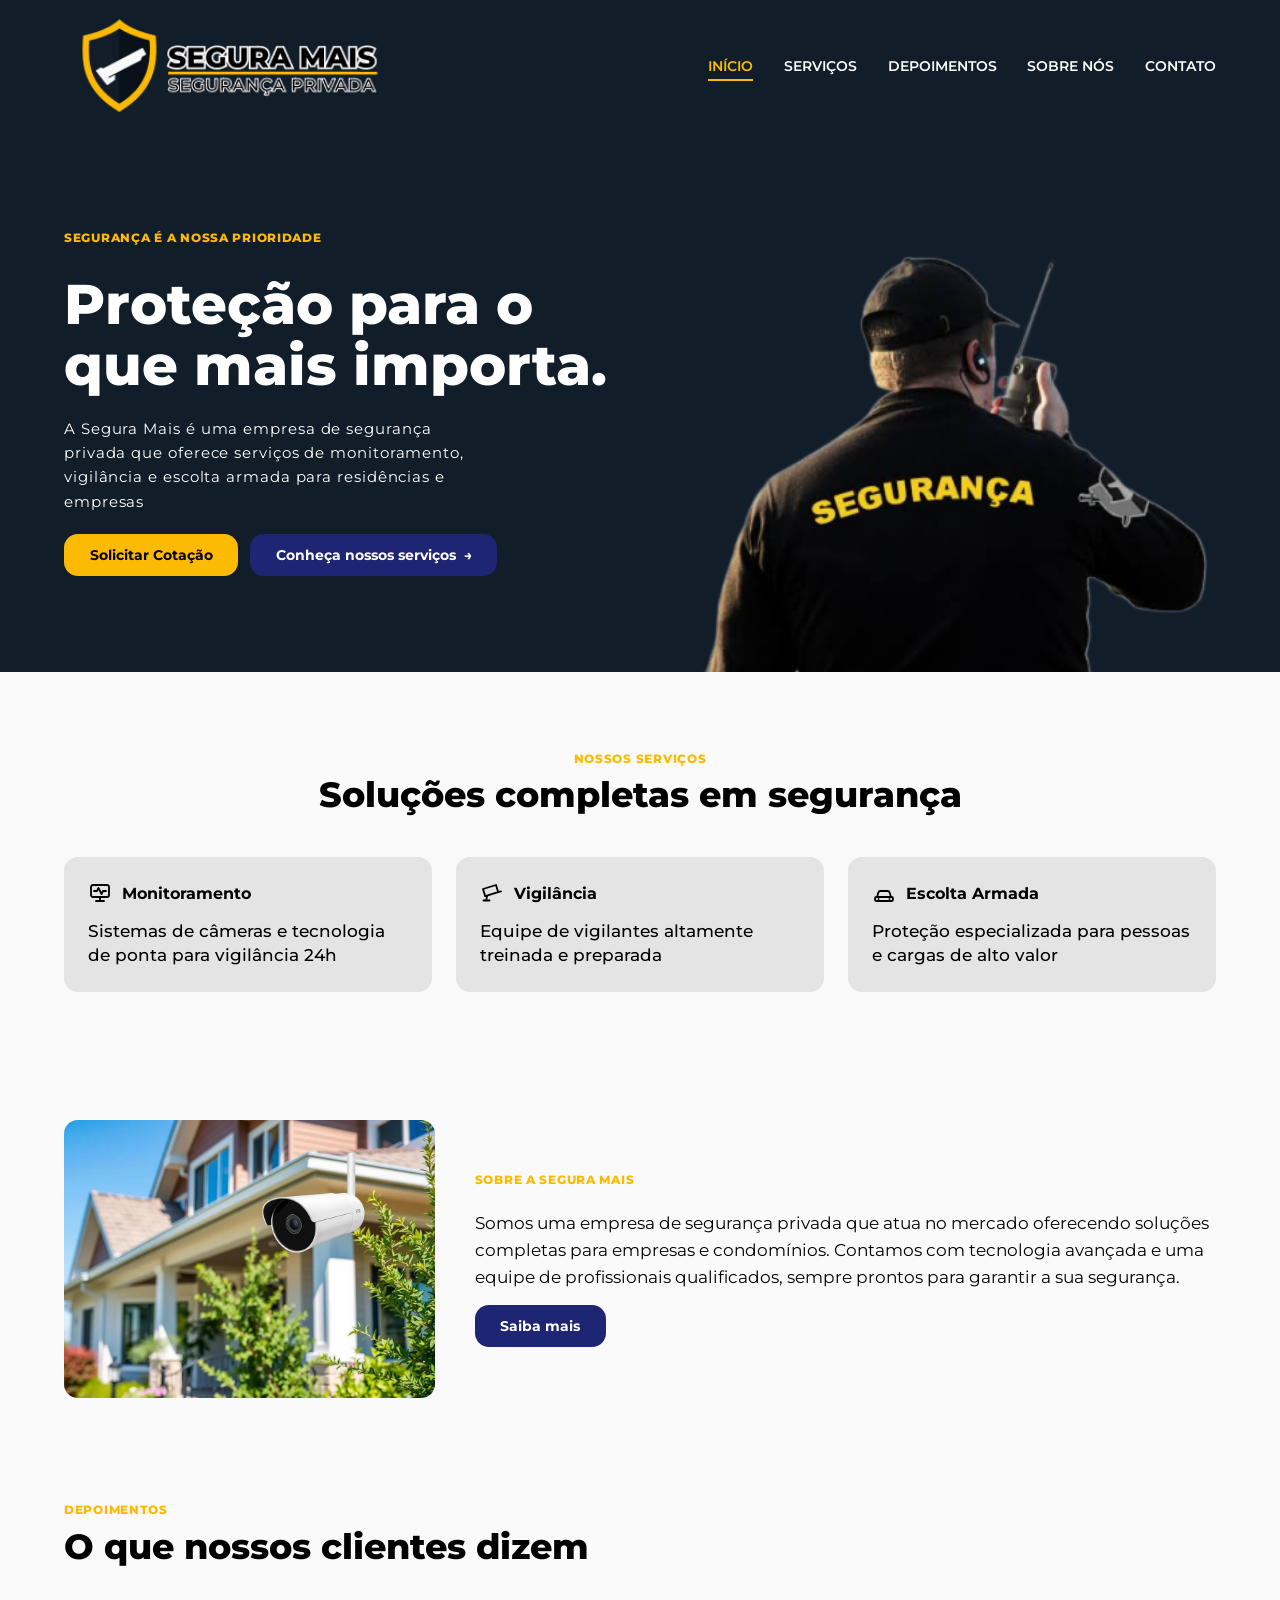
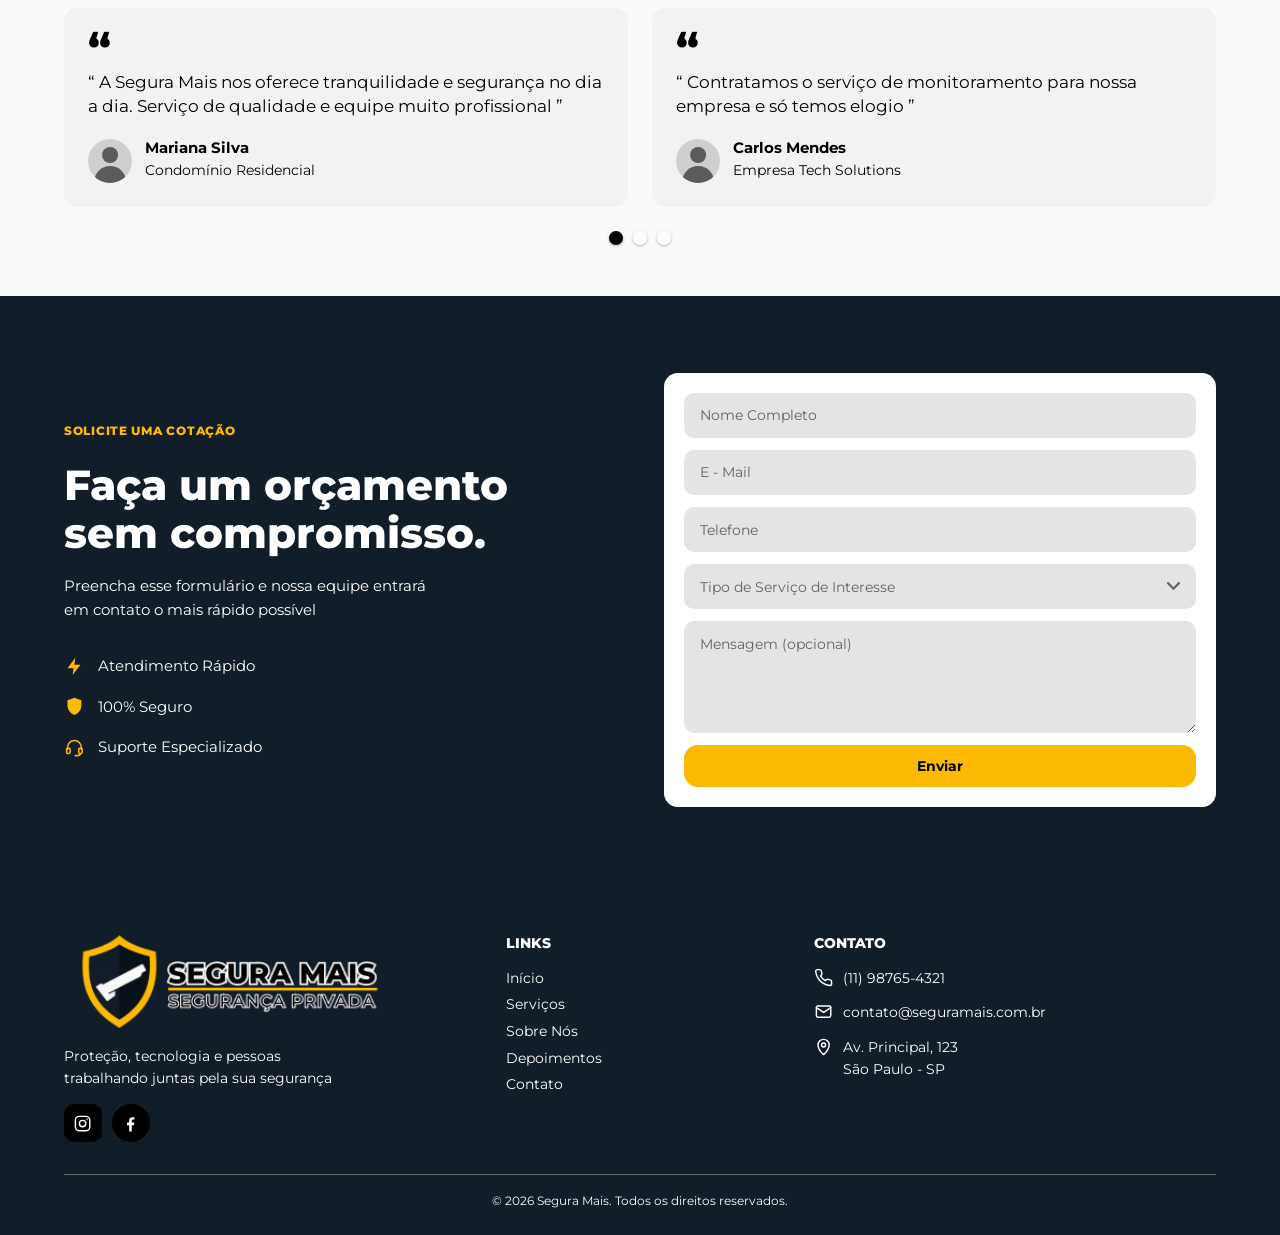
<file: index.html>
<!DOCTYPE html>
<html lang="pt-BR">
<head>
  <meta charset="UTF-8">
  <meta name="viewport" content="width=device-width, initial-scale=1.0">
  <meta name="description" content="Segura Mais: empresa de segurança privada com monitoramento, vigilância e escolta armada para empresas e condomínios.">
  <title>Segura Mais | Início</title>
  <link rel="preconnect" href="https://fonts.googleapis.com">
  <link rel="preconnect" href="https://fonts.gstatic.com" crossorigin>
  <link href="https://fonts.googleapis.com/css2?family=Montserrat:wght@400;500;600;700;800&display=swap" rel="stylesheet">
  <link rel="stylesheet" href="style.css">
</head>
<body>

  <header class="topo">
    <div class="container topo__conteudo">
      <a class="logo" href="index.html">
        <img src="imagens/logoseguramais.png" alt="Segura Mais Segurança Privada" width="auto" height="100">
      </a>

      <!-- Menu hambúrguer do celular feito só com CSS (checkbox + label), sem JavaScript -->
      <input type="checkbox" id="menu-toggle" class="menu-toggle">
      <label for="menu-toggle" class="menu-botao" aria-label="Abrir ou fechar o menu"><span></span></label>

      <nav class="menu" aria-label="Menu principal">
        <ul>
          <li><a href="index.html" class="ativo" aria-current="page">Início</a></li>
          <li><a href="servicos.html">Serviços</a></li>
          <li><a href="index.html#depoimentos">Depoimentos</a></li>
          <li><a href="sobre.html">Sobre Nós</a></li>
          <li><a href="contato.html">Contato</a></li>
        </ul>
      </nav>
    </div>
  </header>

  <main>

    <section class="hero">
      <div class="container hero__grade">
        <div class="hero__texto">
          <span class="eyebrow">Segurança é a nossa prioridade</span>
          <h1>Proteção para o que mais importa.</h1>
          <p class="hero__descricao">A Segura Mais é uma empresa de segurança privada que oferece serviços de monitoramento, vigilância e escolta armada para residências e empresas</p>
          <div class="botoes">
            <a href="#cotacao" class="botao botao--amarelo">Solicitar Cotação</a>
            <a href="servicos.html" class="botao botao--azul">Conheça nossos serviços <span aria-hidden="true">&rarr;</span></a>
          </div>
        </div>

        <img class="hero__imagem" src="imagens/seguranca.png" alt="Vigilante da Segura Mais falando no rádio" width="520" height="440">
      </div>
    </section>

    <section class="secao secao--clara" id="servicos">
      <div class="container">
        <div class="cabecalho-secao cabecalho-secao--centro">
          <span class="eyebrow">Nossos serviços</span>
          <h2 class="titulo">Soluções completas em segurança</h2>
        </div>

        <div class="grade-servicos">
          <article class="card-servico">
            <h3 class="card-servico__titulo"><svg class="icone" viewBox="0 0 24 24" aria-hidden="true"><rect x="3" y="4" width="18" height="12" rx="2"/><path d="M8 20h8M12 16v4"/><path d="M6 10h3l1.5-3 3 6 1.5-3H18"/></svg> Monitoramento</h3>
            <p>Sistemas de câmeras e tecnologia de ponta para vigilância 24h</p>
          </article>

          <article class="card-servico">
            <h3 class="card-servico__titulo"><svg class="icone" viewBox="0 0 24 24" aria-hidden="true"><path d="M3 8l13-4 2.2 7.2L5.2 15.2z"/><path d="M18.2 11.2l2.8-.8"/><path d="M7 15.2l-.8 4M3.5 19.5h6"/></svg> Vigilância</h3>
            <p>Equipe de vigilantes altamente treinada e preparada</p>
          </article>

          <article class="card-servico">
            <h3 class="card-servico__titulo"><svg class="icone" viewBox="0 0 24 24" aria-hidden="true"><path d="M5 16l1.4-4.6A2 2 0 0 1 8.3 10h7.4a2 2 0 0 1 1.9 1.4L19 16"/><rect x="3" y="16" width="18" height="4" rx="1.5"/><path d="M6.5 18h.01M17.5 18h.01"/></svg> Escolta Armada</h3>
            <p>Proteção especializada para pessoas e cargas de alto valor</p>
          </article>
        </div>
      </div>
    </section>

    <section class="secao secao--clara secao--compacta">
      <div class="container sobre-resumo">
        <img src="imagens/casacomcamera.webp" alt="Casa moderna protegida pela Segura Mais" width="800" height="600">

        <div class="sobre-resumo__texto">
          <span class="eyebrow">Sobre a Segura Mais</span>
          <p>Somos uma empresa de segurança privada que atua no mercado oferecendo soluções completas para empresas e condomínios. Contamos com tecnologia avançada e uma equipe de profissionais qualificados, sempre prontos para garantir a sua segurança.</p>
          <a href="sobre.html" class="botao botao--azul">Saiba mais</a>
        </div>
      </div>
    </section>

    <section class="secao secao--clara secao--compacta" id="depoimentos">
      <div class="container">
        <div class="cabecalho-secao">
          <span class="eyebrow">Depoimentos</span>
          <h2 class="titulo">O que nossos clientes dizem</h2>
        </div>

        <div class="carrossel">
          <input type="radio" name="depoimentos" id="dep-1" class="carrossel__radio" checked>
          <input type="radio" name="depoimentos" id="dep-2" class="carrossel__radio">
          <input type="radio" name="depoimentos" id="dep-3" class="carrossel__radio">

          <div class="carrossel__janela">
            <div class="carrossel__trilho">
              <div class="carrossel__pagina">
                <article class="depoimento">
                  <blockquote>
                    <p>&ldquo; A Segura Mais nos oferece tranquilidade e segurança no dia a dia. Serviço de qualidade e equipe muito profissional &rdquo;</p>
                  </blockquote>
                  <footer class="depoimento__autor">
                    <span class="avatar" aria-hidden="true"></span>
                    <div>
                      <strong>Mariana Silva</strong>
                      <span>Condomínio Residencial</span>
                    </div>
                  </footer>
                </article>

                <article class="depoimento">
                  <blockquote>
                    <p>&ldquo; Contratamos o serviço de monitoramento para nossa empresa e só temos elogio &rdquo;</p>
                  </blockquote>
                  <footer class="depoimento__autor">
                    <span class="avatar" aria-hidden="true"></span>
                    <div>
                      <strong>Carlos Mendes</strong>
                      <span>Empresa Tech Solutions</span>
                    </div>
                  </footer>
                </article>
              </div>

              <div class="carrossel__pagina">
                <article class="depoimento">
                  <blockquote>
                    <p>&ldquo; A equipe de vigilantes é atenciosa e muito bem preparada. Nos sentimos seguros desde o primeiro dia &rdquo;</p>
                  </blockquote>
                  <footer class="depoimento__autor">
                    <span class="avatar" aria-hidden="true"></span>
                    <div>
                      <strong>Roberto Almeida</strong>
                      <span>Condomínio Jardim das Flores</span>
                    </div>
                  </footer>
                </article>

                <article class="depoimento">
                  <blockquote>
                    <p>&ldquo; O atendimento é rápido e a central de monitoramento sempre responde quando precisamos &rdquo;</p>
                  </blockquote>
                  <footer class="depoimento__autor">
                    <span class="avatar" aria-hidden="true"></span>
                    <div>
                      <strong>Fernanda Costa</strong>
                      <span>Loja Central</span>
                    </div>
                  </footer>
                </article>
              </div>

              <div class="carrossel__pagina">
                <article class="depoimento">
                  <blockquote>
                    <p>&ldquo; Usamos a escolta armada no transporte de cargas de alto valor, com planejamento e pontualidade &rdquo;</p>
                  </blockquote>
                  <footer class="depoimento__autor">
                    <span class="avatar" aria-hidden="true"></span>
                    <div>
                      <strong>Paulo Henrique</strong>
                      <span>Transportadora Rota Norte</span>
                    </div>
                  </footer>
                </article>

                <article class="depoimento">
                  <blockquote>
                    <p>&ldquo; Depois que fechamos com a Segura Mais, a portaria do nosso prédio ficou muito mais organizada e segura &rdquo;</p>
                  </blockquote>
                  <footer class="depoimento__autor">
                    <span class="avatar" aria-hidden="true"></span>
                    <div>
                      <strong>Luciana Prado</strong>
                      <span>Residencial Vista Alegre</span>
                    </div>
                  </footer>
                </article>
              </div>
            </div>
          </div>

          <div class="carrossel__pontos">
            <label for="dep-1" aria-label="Mostrar depoimentos 1 e 2"></label>
            <label for="dep-2" aria-label="Mostrar depoimentos 3 e 4"></label>
            <label for="dep-3" aria-label="Mostrar depoimentos 5 e 6"></label>
          </div>
        </div>
      </div>
    </section>

    <section class="cotacao" id="cotacao">
      <div class="container cotacao__grade">
        <div class="cotacao__texto">
          <span class="eyebrow">Solicite uma cotação</span>
          <h2 class="titulo">Faça um orçamento sem compromisso.</h2>
          <p>Preencha esse formulário e nossa equipe entrará em contato o mais rápido possível</p>
          <ul class="vantagens">
            <li><svg class="icone icone--cheio" viewBox="0 0 24 24" aria-hidden="true"><path d="M13 2L4 14h7l-1 8 9-12h-7z"/></svg> Atendimento Rápido</li>
            <li><svg class="icone icone--cheio" viewBox="0 0 24 24" aria-hidden="true"><path d="M12 2l8 3v6c0 5-3.4 9-8 11-4.6-2-8-6-8-11V5z"/></svg> 100% Seguro</li>
            <li><svg class="icone" viewBox="0 0 24 24" aria-hidden="true"><path d="M4 14v-2a8 8 0 0 1 16 0v2"/><rect x="3" y="13" width="4" height="6" rx="1.5"/><rect x="17" y="13" width="4" height="6" rx="1.5"/><path d="M19 19c0 1.5-1.5 2.5-4 2.5h-2"/></svg> Suporte Especializado</li>
          </ul>
        </div>

        <form class="formulario" action="mailto:contato@seguramais.com.br" method="post" enctype="text/plain">
          <label class="visualmente-oculto" for="nome">Nome completo</label>
          <input type="text" id="nome" name="nome" placeholder="Nome Completo" required>

          <label class="visualmente-oculto" for="email">E-mail</label>
          <input type="email" id="email" name="email" placeholder="E - Mail" required>

          <label class="visualmente-oculto" for="telefone">Telefone</label>
          <input type="tel" id="telefone" name="telefone" placeholder="Telefone" required>

          <label class="visualmente-oculto" for="servico">Tipo de serviço de interesse</label>
          <select id="servico" name="servico" required>
            <option value="" selected disabled>Tipo de Serviço de Interesse</option>
            <option value="monitoramento">Monitoramento</option>
            <option value="vigilancia">Vigilância</option>
            <option value="escolta">Escolta Armada</option>
          </select>

          <label class="visualmente-oculto" for="mensagem">Mensagem (opcional)</label>
          <textarea id="mensagem" name="mensagem" rows="4" placeholder="Mensagem (opcional)"></textarea>

          <button type="submit" class="botao botao--amarelo botao--largo">Enviar</button>
        </form>
      </div>
    </section>
  </main>

  <footer class="rodape">
    <div class="container rodape__grade">
      <div class="rodape__marca">
        <a class="logo" href="index.html">
          <img src="imagens/logoseguramais.png" alt="Segura Mais Segurança Privada" width="300" height="100">
        </a>
        <p>Proteção, tecnologia e pessoas trabalhando juntas pela sua segurança</p>
        <div class="redes">
          <a href="https://www.instagram.com/" target="_blank" rel="noopener" aria-label="Instagram"><svg class="icone" viewBox="0 0 24 24" aria-hidden="true"><rect x="3" y="3" width="18" height="18" rx="5"/><circle cx="12" cy="12" r="4"/><path d="M17.5 6.5h.01"/></svg></a>
          <a href="https://www.facebook.com/" target="_blank" rel="noopener" aria-label="Facebook"><svg class="icone icone--cheio" viewBox="0 0 24 24" aria-hidden="true"><path d="M13.5 22v-8h2.7l.5-3.3h-3.2V8.6c0-1 .4-1.7 1.8-1.7h1.5V4.1C16.1 4 15.2 4 14.2 4 11.9 4 10.2 5.4 10.2 8v2.7H7.5V14h2.7v8z"/></svg></a>
        </div>
      </div>

      <nav class="rodape__links" aria-label="Links do rodapé">
        <h2>Links</h2>
        <ul>
          <li><a href="index.html">Início</a></li>
          <li><a href="servicos.html">Serviços</a></li>
          <li><a href="sobre.html">Sobre Nós</a></li>
          <li><a href="index.html#depoimentos">Depoimentos</a></li>
          <li><a href="contato.html">Contato</a></li>
        </ul>
      </nav>

      <div class="rodape__contato">
        <h2>Contato</h2>
        <ul>
          <li><svg class="icone" viewBox="0 0 24 24" aria-hidden="true"><path d="M22 16.92v3a2 2 0 0 1-2.18 2 19.79 19.79 0 0 1-8.63-3.07 19.5 19.5 0 0 1-6-6 19.79 19.79 0 0 1-3.07-8.67A2 2 0 0 1 4.11 2h3a2 2 0 0 1 2 1.72 12.84 12.84 0 0 0 .7 2.81 2 2 0 0 1-.45 2.11L8.09 9.91a16 16 0 0 0 6 6l1.27-1.27a2 2 0 0 1 2.11-.45 12.84 12.84 0 0 0 2.81.7A2 2 0 0 1 22 16.92z"/></svg><a href="tel:+5511987654321">(11) 98765-4321</a></li>
          <li><svg class="icone" viewBox="0 0 24 24" aria-hidden="true"><rect x="3" y="5" width="18" height="14" rx="2"/><path d="M3 7l9 6 9-6"/></svg><a href="mailto:contato@seguramais.com.br">contato@seguramais.com.br</a></li>
          <li><svg class="icone" viewBox="0 0 24 24" aria-hidden="true"><path d="M12 22s7-6.2 7-12a7 7 0 0 0-14 0c0 5.8 7 12 7 12z"/><circle cx="12" cy="10" r="2.5"/></svg><address>Av. Principal, 123<br>São Paulo - SP</address></li>
        </ul>
      </div>
    </div>

    <div class="container">
      <p class="rodape__base">&copy; 2026 Segura Mais. Todos os direitos reservados.</p>
    </div>
  </footer>

</body>
</html>
</file>
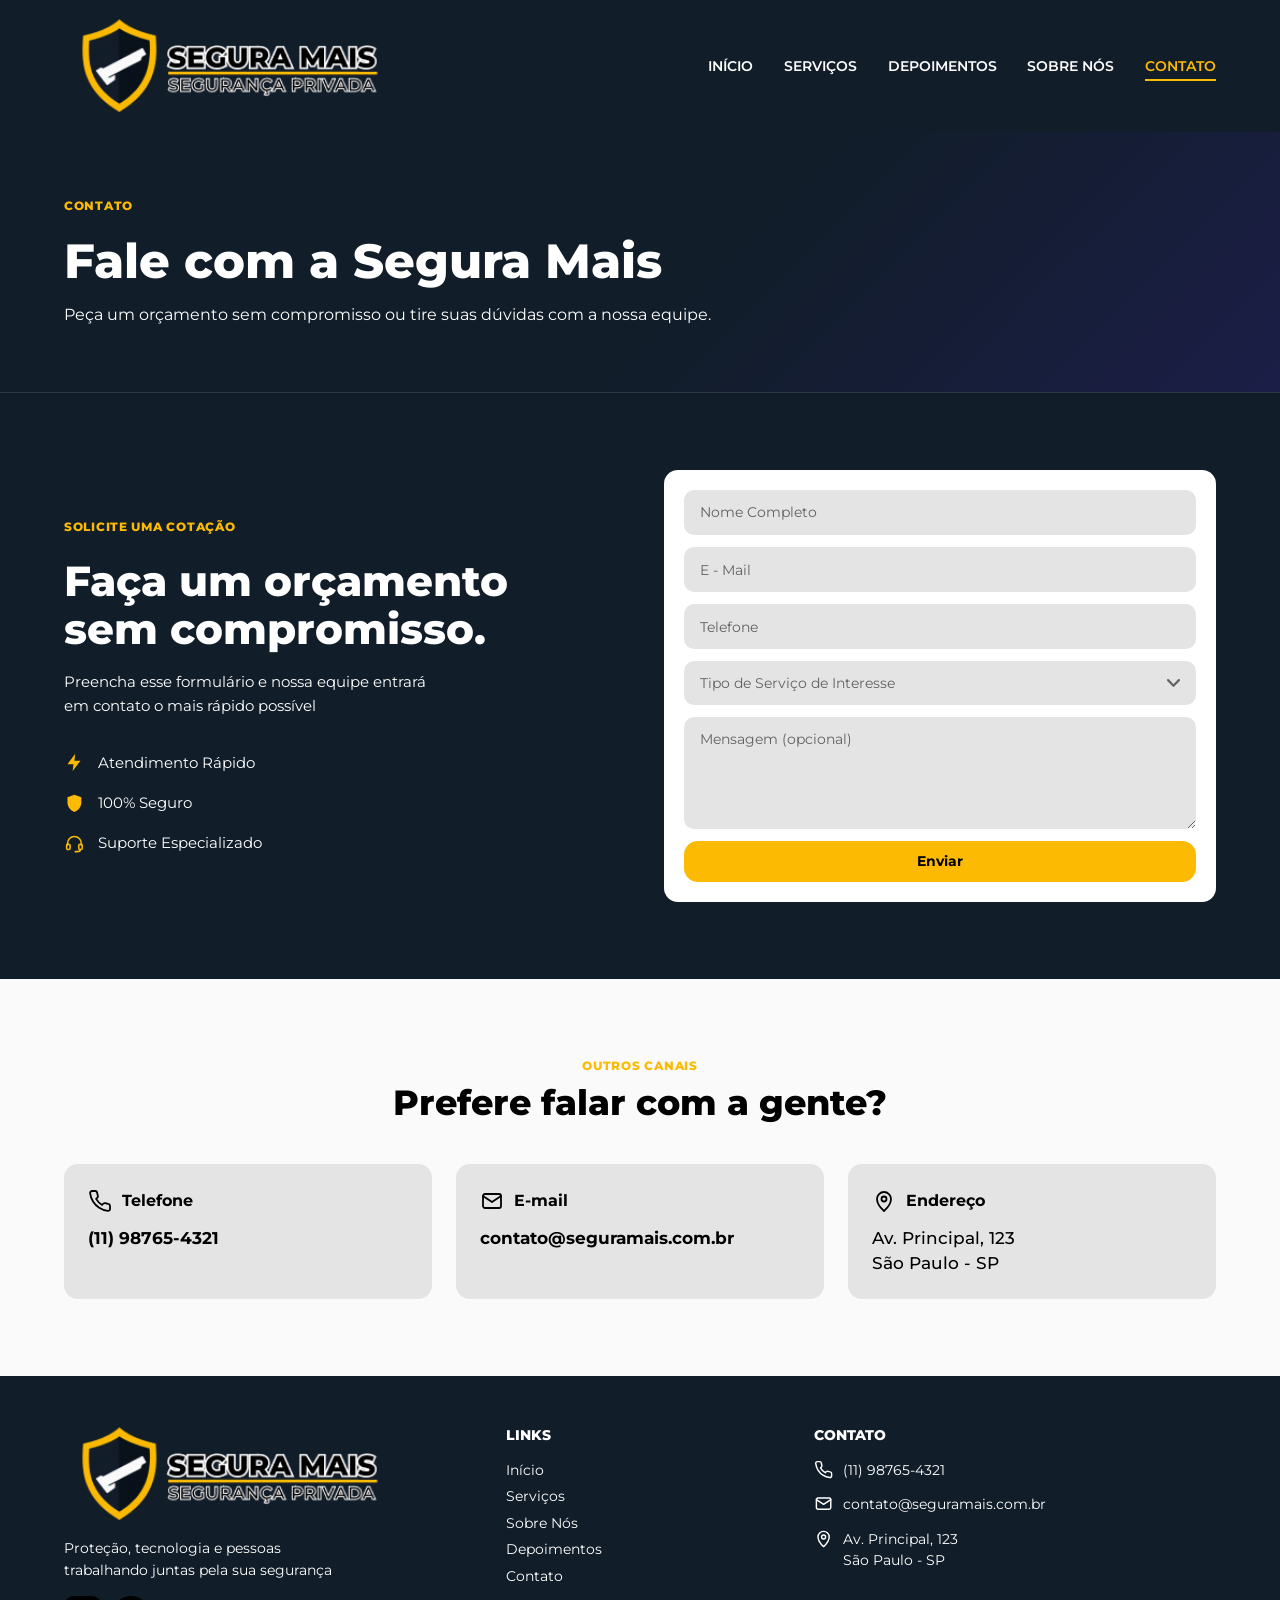
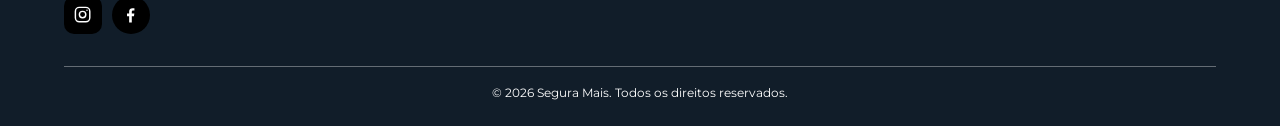
<file: contato.html>
<!DOCTYPE html>
<html lang="pt-BR">
<head>
  <meta charset="UTF-8">
  <meta name="viewport" content="width=device-width, initial-scale=1.0">
  <meta name="description" content="Solicite uma cotação sem compromisso ou fale com a equipe da Segura Mais.">
  <title>Segura Mais | Contato</title>
  <link rel="preconnect" href="https://fonts.googleapis.com">
  <link rel="preconnect" href="https://fonts.gstatic.com" crossorigin>
  <link href="https://fonts.googleapis.com/css2?family=Montserrat:wght@400;500;600;700;800&display=swap" rel="stylesheet">
  <link rel="stylesheet" href="style.css">
</head>
<body>

  <header class="topo">
    <div class="container topo__conteudo">
      <a class="logo" href="index.html">
        <img src="imagens/logoseguramais.png" alt="Segura Mais Segurança Privada" width="auto" height="52">
      </a>

      <!-- Menu hambúrguer do celular feito só com CSS (checkbox + label), sem JavaScript -->
      <input type="checkbox" id="menu-toggle" class="menu-toggle">
      <label for="menu-toggle" class="menu-botao" aria-label="Abrir ou fechar o menu"><span></span></label>

      <nav class="menu" aria-label="Menu principal">
        <ul>
          <li><a href="index.html">Início</a></li>
          <li><a href="servicos.html">Serviços</a></li>
          <li><a href="index.html#depoimentos">Depoimentos</a></li>
          <li><a href="sobre.html">Sobre Nós</a></li>
          <li><a href="contato.html" class="ativo" aria-current="page">Contato</a></li>
        </ul>
      </nav>
    </div>
  </header>

  <main>

    <section class="topo-pagina">
      <div class="container">
        <span class="eyebrow">Contato</span>
        <h1>Fale com a Segura Mais</h1>
        <p>Peça um orçamento sem compromisso ou tire suas dúvidas com a nossa equipe.</p>
      </div>
    </section>

    <section class="cotacao" id="cotacao">
      <div class="container cotacao__grade">
        <div class="cotacao__texto">
          <span class="eyebrow">Solicite uma cotação</span>
          <h2 class="titulo">Faça um orçamento sem compromisso.</h2>
          <p>Preencha esse formulário e nossa equipe entrará em contato o mais rápido possível</p>
          <ul class="vantagens">
            <li><svg class="icone icone--cheio" viewBox="0 0 24 24" aria-hidden="true"><path d="M13 2L4 14h7l-1 8 9-12h-7z"/></svg> Atendimento Rápido</li>
            <li><svg class="icone icone--cheio" viewBox="0 0 24 24" aria-hidden="true"><path d="M12 2l8 3v6c0 5-3.4 9-8 11-4.6-2-8-6-8-11V5z"/></svg> 100% Seguro</li>
            <li><svg class="icone" viewBox="0 0 24 24" aria-hidden="true"><path d="M4 14v-2a8 8 0 0 1 16 0v2"/><rect x="3" y="13" width="4" height="6" rx="1.5"/><rect x="17" y="13" width="4" height="6" rx="1.5"/><path d="M19 19c0 1.5-1.5 2.5-4 2.5h-2"/></svg> Suporte Especializado</li>
          </ul>
        </div>

        <form class="formulario" action="mailto:contato@seguramais.com.br" method="post" enctype="text/plain">
          <label class="visualmente-oculto" for="nome">Nome completo</label>
          <input type="text" id="nome" name="nome" placeholder="Nome Completo" required>

          <label class="visualmente-oculto" for="email">E-mail</label>
          <input type="email" id="email" name="email" placeholder="E - Mail" required>

          <label class="visualmente-oculto" for="telefone">Telefone</label>
          <input type="tel" id="telefone" name="telefone" placeholder="Telefone" required>

          <label class="visualmente-oculto" for="servico">Tipo de serviço de interesse</label>
          <select id="servico" name="servico" required>
            <option value="" selected disabled>Tipo de Serviço de Interesse</option>
            <option value="monitoramento">Monitoramento</option>
            <option value="vigilancia">Vigilância</option>
            <option value="escolta">Escolta Armada</option>
          </select>

          <label class="visualmente-oculto" for="mensagem">Mensagem (opcional)</label>
          <textarea id="mensagem" name="mensagem" rows="4" placeholder="Mensagem (opcional)"></textarea>

          <button type="submit" class="botao botao--amarelo botao--largo">Enviar</button>
        </form>
      </div>
    </section>

    <section class="secao secao--clara">
      <div class="container">
        <div class="cabecalho-secao cabecalho-secao--centro">
          <span class="eyebrow">Outros canais</span>
          <h2 class="titulo">Prefere falar com a gente?</h2>
        </div>

        <div class="grade-servicos">
          <article class="card-servico">
            <h3 class="card-servico__titulo"><svg class="icone" viewBox="0 0 24 24" aria-hidden="true"><path d="M22 16.92v3a2 2 0 0 1-2.18 2 19.79 19.79 0 0 1-8.63-3.07 19.5 19.5 0 0 1-6-6 19.79 19.79 0 0 1-3.07-8.67A2 2 0 0 1 4.11 2h3a2 2 0 0 1 2 1.72 12.84 12.84 0 0 0 .7 2.81 2 2 0 0 1-.45 2.11L8.09 9.91a16 16 0 0 0 6 6l1.27-1.27a2 2 0 0 1 2.11-.45 12.84 12.84 0 0 0 2.81.7A2 2 0 0 1 22 16.92z"/></svg> Telefone</h3>
            <p><a href="tel:+5511987654321">(11) 98765-4321</a></p>
          </article>

          <article class="card-servico">
            <h3 class="card-servico__titulo"><svg class="icone" viewBox="0 0 24 24" aria-hidden="true"><rect x="3" y="5" width="18" height="14" rx="2"/><path d="M3 7l9 6 9-6"/></svg> E-mail</h3>
            <p><a href="mailto:contato@seguramais.com.br">contato@seguramais.com.br</a></p>
          </article>

          <article class="card-servico">
            <h3 class="card-servico__titulo"><svg class="icone" viewBox="0 0 24 24" aria-hidden="true"><path d="M12 22s7-6.2 7-12a7 7 0 0 0-14 0c0 5.8 7 12 7 12z"/><circle cx="12" cy="10" r="2.5"/></svg> Endereço</h3>
            <p>Av. Principal, 123<br>São Paulo - SP</p>
          </article>
        </div>
      </div>
    </section>
  </main>

  <footer class="rodape">
    <div class="container rodape__grade">
      <div class="rodape__marca">
        <a class="logo" href="index.html">
          <img src="imagens/logoseguramais.png" alt="Segura Mais Segurança Privada" width="187" height="52">
        </a>
        <p>Proteção, tecnologia e pessoas trabalhando juntas pela sua segurança</p>
        <div class="redes">
          <a href="https://www.instagram.com/" target="_blank" rel="noopener" aria-label="Instagram"><svg class="icone" viewBox="0 0 24 24" aria-hidden="true"><rect x="3" y="3" width="18" height="18" rx="5"/><circle cx="12" cy="12" r="4"/><path d="M17.5 6.5h.01"/></svg></a>
          <a href="https://www.facebook.com/" target="_blank" rel="noopener" aria-label="Facebook"><svg class="icone icone--cheio" viewBox="0 0 24 24" aria-hidden="true"><path d="M13.5 22v-8h2.7l.5-3.3h-3.2V8.6c0-1 .4-1.7 1.8-1.7h1.5V4.1C16.1 4 15.2 4 14.2 4 11.9 4 10.2 5.4 10.2 8v2.7H7.5V14h2.7v8z"/></svg></a>
        </div>
      </div>

      <nav class="rodape__links" aria-label="Links do rodapé">
        <h2>Links</h2>
        <ul>
          <li><a href="index.html">Início</a></li>
          <li><a href="servicos.html">Serviços</a></li>
          <li><a href="sobre.html">Sobre Nós</a></li>
          <li><a href="index.html#depoimentos">Depoimentos</a></li>
          <li><a href="contato.html">Contato</a></li>
        </ul>
      </nav>

      <div class="rodape__contato">
        <h2>Contato</h2>
        <ul>
          <li><svg class="icone" viewBox="0 0 24 24" aria-hidden="true"><path d="M22 16.92v3a2 2 0 0 1-2.18 2 19.79 19.79 0 0 1-8.63-3.07 19.5 19.5 0 0 1-6-6 19.79 19.79 0 0 1-3.07-8.67A2 2 0 0 1 4.11 2h3a2 2 0 0 1 2 1.72 12.84 12.84 0 0 0 .7 2.81 2 2 0 0 1-.45 2.11L8.09 9.91a16 16 0 0 0 6 6l1.27-1.27a2 2 0 0 1 2.11-.45 12.84 12.84 0 0 0 2.81.7A2 2 0 0 1 22 16.92z"/></svg><a href="tel:+5511987654321">(11) 98765-4321</a></li>
          <li><svg class="icone" viewBox="0 0 24 24" aria-hidden="true"><rect x="3" y="5" width="18" height="14" rx="2"/><path d="M3 7l9 6 9-6"/></svg><a href="mailto:contato@seguramais.com.br">contato@seguramais.com.br</a></li>
          <li><svg class="icone" viewBox="0 0 24 24" aria-hidden="true"><path d="M12 22s7-6.2 7-12a7 7 0 0 0-14 0c0 5.8 7 12 7 12z"/><circle cx="12" cy="10" r="2.5"/></svg><address>Av. Principal, 123<br>São Paulo - SP</address></li>
        </ul>
      </div>
    </div>

    <div class="container">
      <p class="rodape__base">&copy; 2026 Segura Mais. Todos os direitos reservados.</p>
    </div>
  </footer>

</body>
</file>
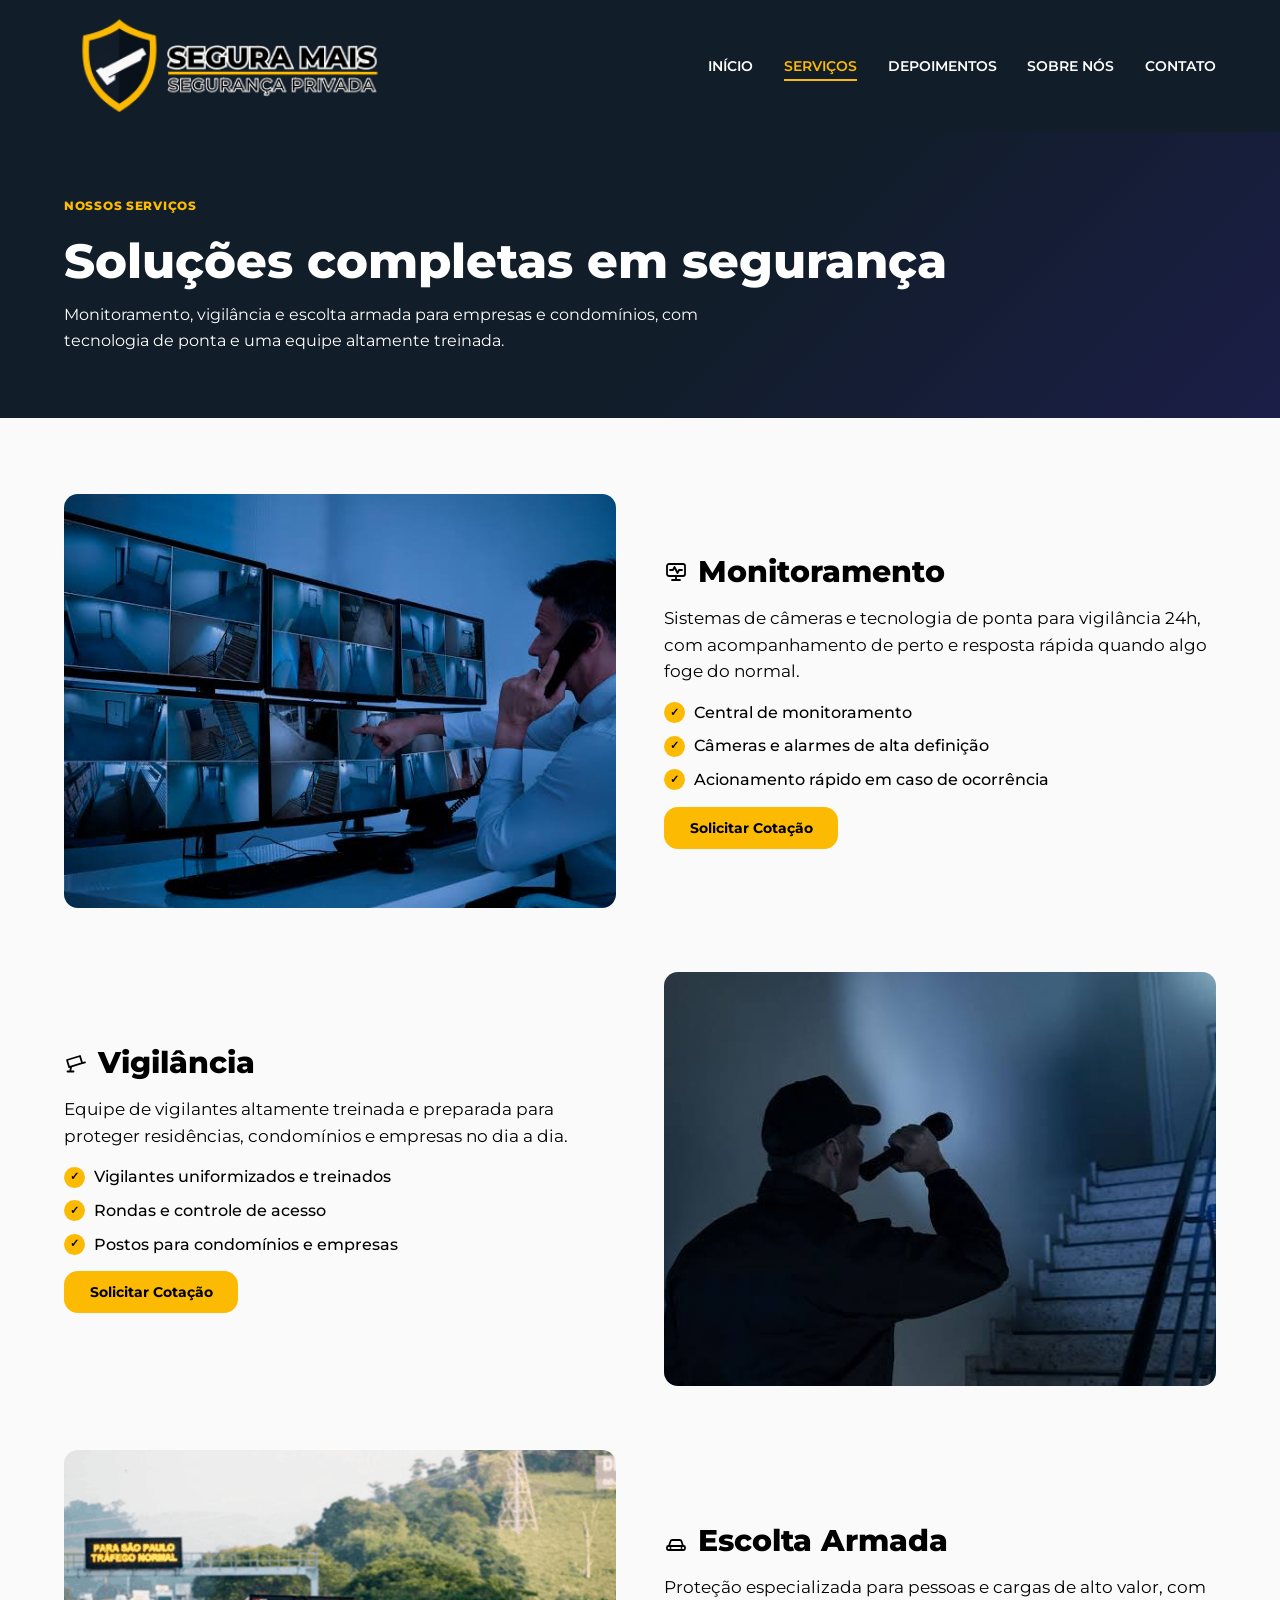
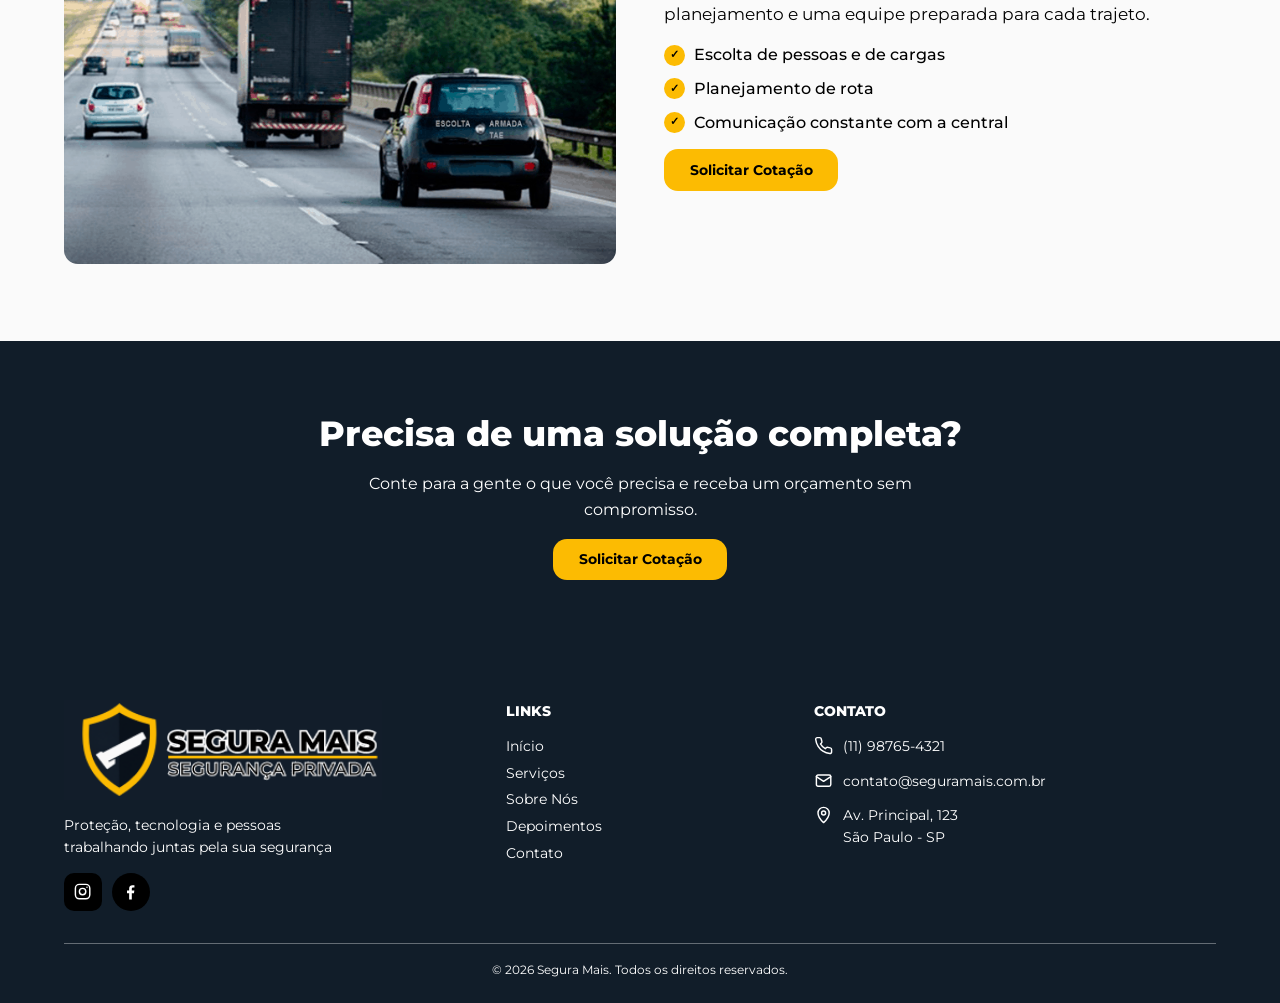
<file: servicos.html>
<!DOCTYPE html>
<html lang="pt-BR">
<head>
  <meta charset="UTF-8">
  <meta name="viewport" content="width=device-width, initial-scale=1.0">
  <meta name="description" content="Conheça os serviços da Segura Mais: monitoramento, vigilância e escolta armada.">
  <title>Segura Mais | Serviços</title>
  <link rel="preconnect" href="https://fonts.googleapis.com">
  <link rel="preconnect" href="https://fonts.gstatic.com" crossorigin>
  <link href="https://fonts.googleapis.com/css2?family=Montserrat:wght@400;500;600;700;800&display=swap" rel="stylesheet">
  <link rel="stylesheet" href="style.css">
</head>
<body>

  <header class="topo">
    <div class="container topo__conteudo">
      <a class="logo" href="index.html">
        <img src="imagens/logoseguramais.png" alt="Segura Mais Segurança Privada" width="187" height="52">
      </a>

      <!-- Menu hambúrguer do celular feito só com CSS (checkbox + label), sem JavaScript -->
      <input type="checkbox" id="menu-toggle" class="menu-toggle">
      <label for="menu-toggle" class="menu-botao" aria-label="Abrir ou fechar o menu"><span></span></label>

      <nav class="menu" aria-label="Menu principal">
        <ul>
          <li><a href="index.html">Início</a></li>
          <li><a href="servicos.html" class="ativo" aria-current="page">Serviços</a></li>
          <li><a href="index.html#depoimentos">Depoimentos</a></li>
          <li><a href="sobre.html">Sobre Nós</a></li>
          <li><a href="contato.html">Contato</a></li>
        </ul>
      </nav>
    </div>
  </header>

  <main>

    <section class="topo-pagina">
      <div class="container">
        <span class="eyebrow">Nossos serviços</span>
        <h1>Soluções completas em segurança</h1>
        <p>Monitoramento, vigilância e escolta armada para empresas e condomínios, com tecnologia de ponta e uma equipe altamente treinada.</p>
      </div>
    </section>

    <section class="secao secao--clara">
      <div class="container lista-blocos">

        <article class="bloco" id="monitoramento">
          <img src="imagens/centraldemonitoramento.jpeg" alt="Central de monitoramento com várias telas de câmeras" width="800" height="600">
          <div class="bloco__texto">
            <h2><svg class="icone" viewBox="0 0 24 24" aria-hidden="true"><rect x="3" y="4" width="18" height="12" rx="2"/><path d="M8 20h8M12 16v4"/><path d="M6 10h3l1.5-3 3 6 1.5-3H18"/></svg> Monitoramento</h2>
            <p>Sistemas de câmeras e tecnologia de ponta para vigilância 24h, com acompanhamento de perto e resposta rápida quando algo foge do normal.</p>
            <ul class="lista-check">
            <li>Central de monitoramento</li>
            <li>Câmeras e alarmes de alta definição</li>
            <li>Acionamento rápido em caso de ocorrência</li>
            </ul>
            <a href="contato.html#cotacao" class="botao botao--amarelo">Solicitar Cotação</a>
          </div>
        </article>


        <article class="bloco bloco--invertido" id="vigilancia">
          <img src="imagens/vigilantefazendoronda.jpeg" alt="Vigilante da Segura Mais fazendo a ronda em um condomínio" width="800" height="600">
          <div class="bloco__texto">
            <h2><svg class="icone" viewBox="0 0 24 24" aria-hidden="true"><path d="M3 8l13-4 2.2 7.2L5.2 15.2z"/><path d="M18.2 11.2l2.8-.8"/><path d="M7 15.2l-.8 4M3.5 19.5h6"/></svg> Vigilância</h2>
            <p>Equipe de vigilantes altamente treinada e preparada para proteger residências, condomínios e empresas no dia a dia.</p>
            <ul class="lista-check">
            <li>Vigilantes uniformizados e treinados</li>
            <li>Rondas e controle de acesso</li>
            <li>Postos para condomínios e empresas</li>
            </ul>
            <a href="contato.html#cotacao" class="botao botao--amarelo">Solicitar Cotação</a>
          </div>
        </article>


        <article class="bloco" id="escolta">
          <img src="imagens/escoltadecarro.webp" alt="Veículo escoltando uma carga em uma rodovia" width="800" height="600">
          <div class="bloco__texto">
            <h2><svg class="icone" viewBox="0 0 24 24" aria-hidden="true"><path d="M5 16l1.4-4.6A2 2 0 0 1 8.3 10h7.4a2 2 0 0 1 1.9 1.4L19 16"/><rect x="3" y="16" width="18" height="4" rx="1.5"/><path d="M6.5 18h.01M17.5 18h.01"/></svg> Escolta Armada</h2>
            <p>Proteção especializada para pessoas e cargas de alto valor, com planejamento e uma equipe preparada para cada trajeto.</p>
            <ul class="lista-check">
            <li>Escolta de pessoas e de cargas</li>
            <li>Planejamento de rota</li>
            <li>Comunicação constante com a central</li>
            </ul>
            <a href="contato.html#cotacao" class="botao botao--amarelo">Solicitar Cotação</a>
          </div>
        </article>

      </div>
    </section>

    <section class="chamada">
      <div class="container">
        <h2 class="titulo">Precisa de uma solução completa?</h2>
        <p>Conte para a gente o que você precisa e receba um orçamento sem compromisso.</p>
        <a href="contato.html#cotacao" class="botao botao--amarelo">Solicitar Cotação</a>
      </div>
    </section>
  </main>

  <footer class="rodape">
    <div class="container rodape__grade">
      <div class="rodape__marca">
        <a class="logo" href="index.html">
          <img src="imagens/logoseguramais.png" alt="Segura Mais Segurança Privada" width="187" height="52">
        </a>
        <p>Proteção, tecnologia e pessoas trabalhando juntas pela sua segurança</p>
        <div class="redes">
          <a href="https://www.instagram.com/" target="_blank" rel="noopener" aria-label="Instagram"><svg class="icone" viewBox="0 0 24 24" aria-hidden="true"><rect x="3" y="3" width="18" height="18" rx="5"/><circle cx="12" cy="12" r="4"/><path d="M17.5 6.5h.01"/></svg></a>
          <a href="https://www.facebook.com/" target="_blank" rel="noopener" aria-label="Facebook"><svg class="icone icone--cheio" viewBox="0 0 24 24" aria-hidden="true"><path d="M13.5 22v-8h2.7l.5-3.3h-3.2V8.6c0-1 .4-1.7 1.8-1.7h1.5V4.1C16.1 4 15.2 4 14.2 4 11.9 4 10.2 5.4 10.2 8v2.7H7.5V14h2.7v8z"/></svg></a>
        </div>
      </div>

      <nav class="rodape__links" aria-label="Links do rodapé">
        <h2>Links</h2>
        <ul>
          <li><a href="index.html">Início</a></li>
          <li><a href="servicos.html">Serviços</a></li>
          <li><a href="sobre.html">Sobre Nós</a></li>
          <li><a href="index.html#depoimentos">Depoimentos</a></li>
          <li><a href="contato.html">Contato</a></li>
        </ul>
      </nav>

      <div class="rodape__contato">
        <h2>Contato</h2>
        <ul>
          <li><svg class="icone" viewBox="0 0 24 24" aria-hidden="true"><path d="M22 16.92v3a2 2 0 0 1-2.18 2 19.79 19.79 0 0 1-8.63-3.07 19.5 19.5 0 0 1-6-6 19.79 19.79 0 0 1-3.07-8.67A2 2 0 0 1 4.11 2h3a2 2 0 0 1 2 1.72 12.84 12.84 0 0 0 .7 2.81 2 2 0 0 1-.45 2.11L8.09 9.91a16 16 0 0 0 6 6l1.27-1.27a2 2 0 0 1 2.11-.45 12.84 12.84 0 0 0 2.81.7A2 2 0 0 1 22 16.92z"/></svg><a href="tel:+5511987654321">(11) 98765-4321</a></li>
          <li><svg class="icone" viewBox="0 0 24 24" aria-hidden="true"><rect x="3" y="5" width="18" height="14" rx="2"/><path d="M3 7l9 6 9-6"/></svg><a href="mailto:contato@seguramais.com.br">contato@seguramais.com.br</a></li>
          <li><svg class="icone" viewBox="0 0 24 24" aria-hidden="true"><path d="M12 22s7-6.2 7-12a7 7 0 0 0-14 0c0 5.8 7 12 7 12z"/><circle cx="12" cy="10" r="2.5"/></svg><address>Av. Principal, 123<br>São Paulo - SP</address></li>
        </ul>
      </div>
    </div>

    <div class="container">
      <p class="rodape__base">&copy; 2026 Segura Mais. Todos os direitos reservados.</p>
    </div>
  </footer>

</body>
</html>
</file>
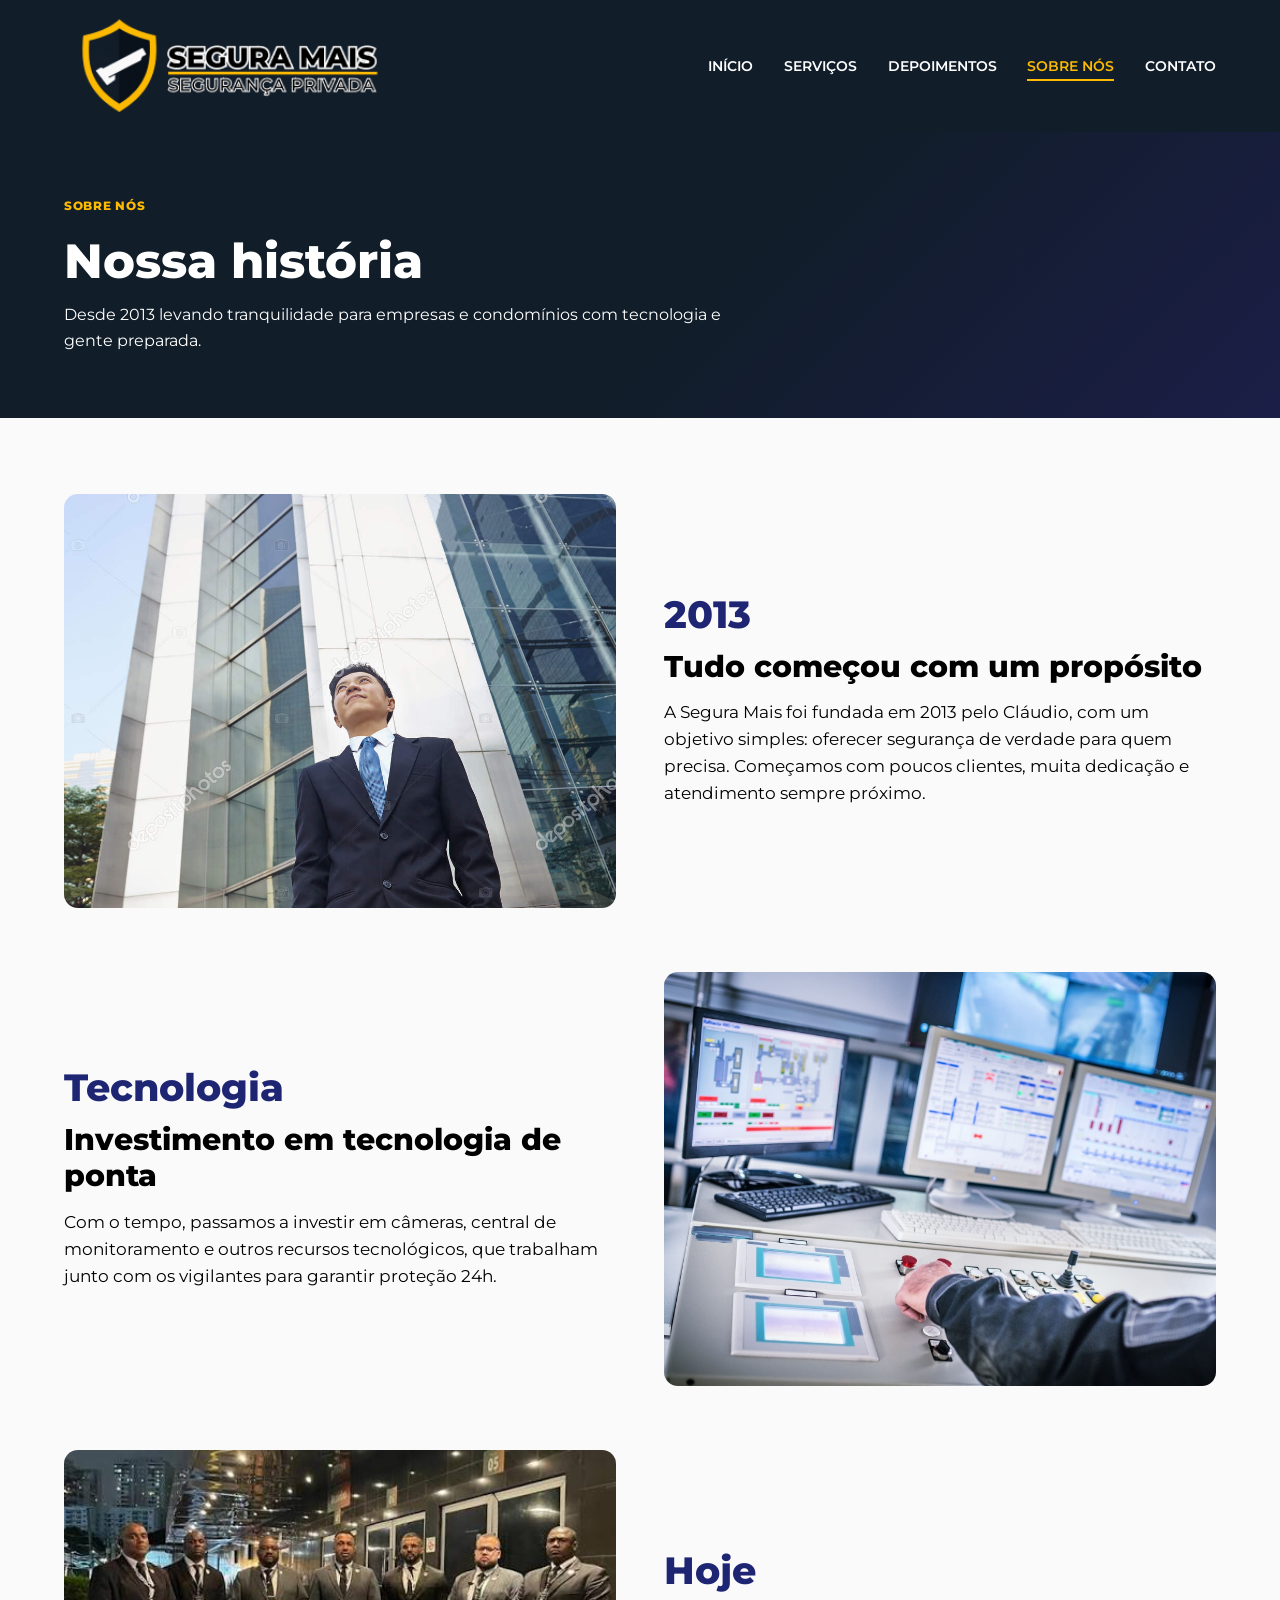
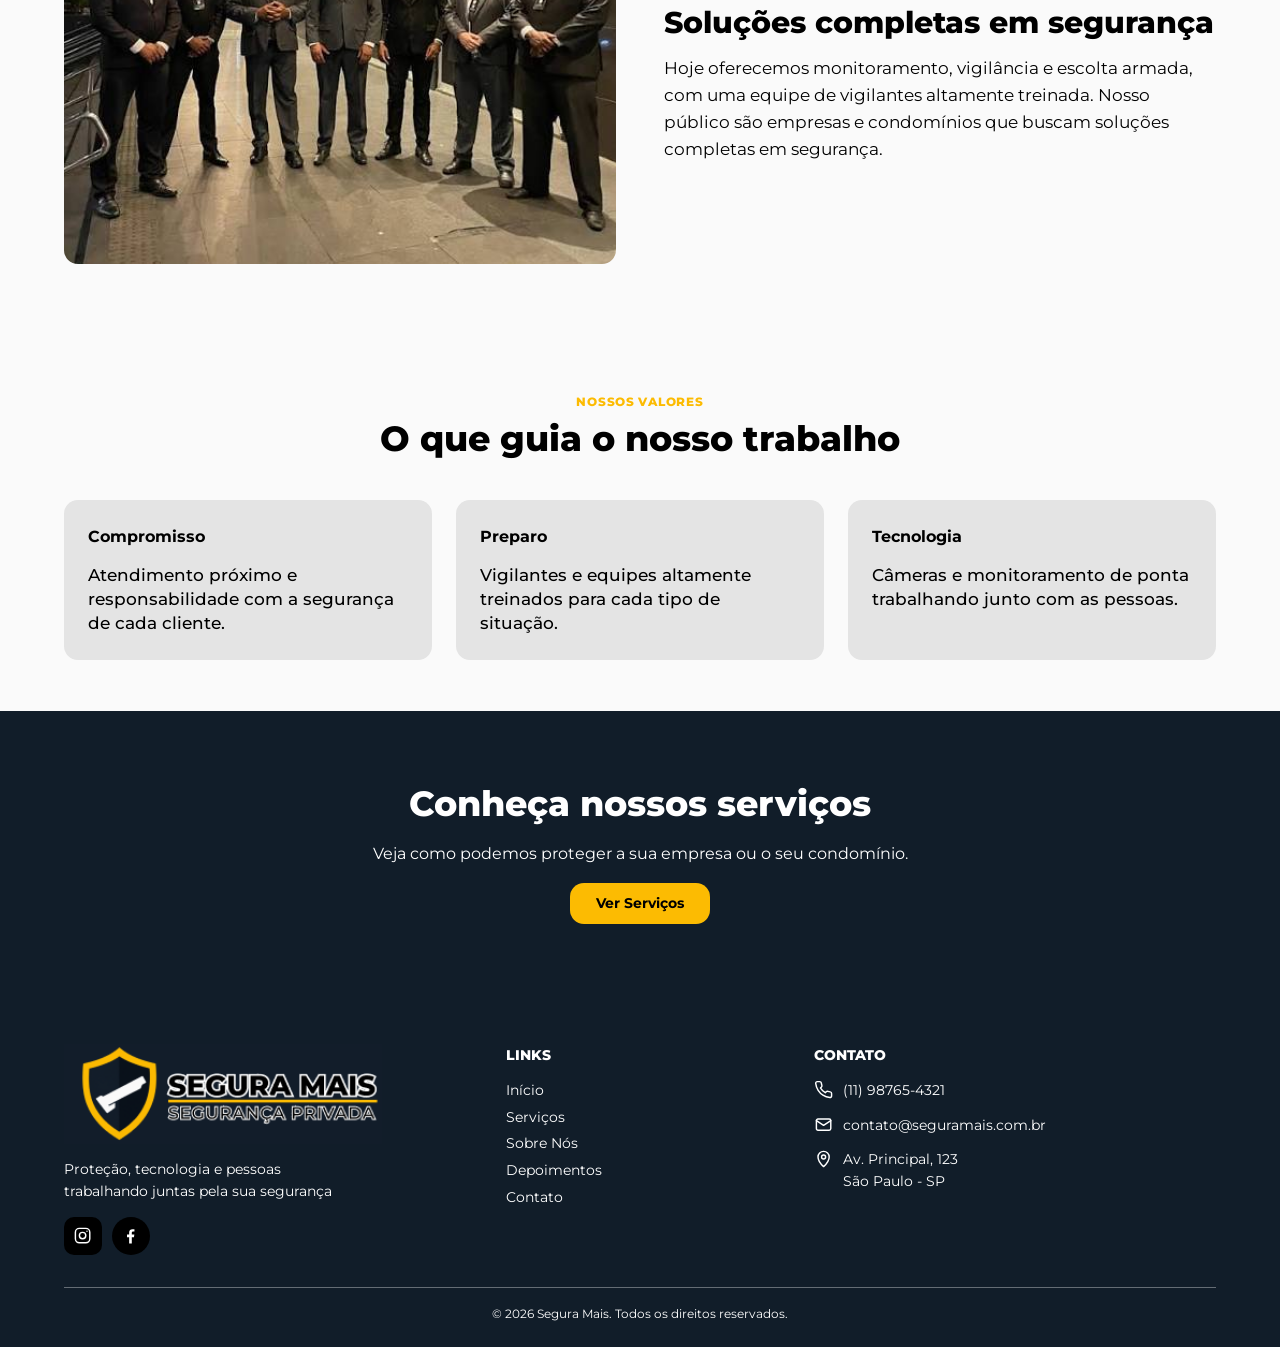
<file: sobre.html>
<!DOCTYPE html>
<html lang="pt-BR">
<head>
  <meta charset="UTF-8">
  <meta name="viewport" content="width=device-width, initial-scale=1.0">
  <meta name="description" content="A história da Segura Mais, empresa de segurança privada que atua desde 2013.">
  <title>Segura Mais | Sobre Nós</title>
  <link rel="preconnect" href="https://fonts.googleapis.com">
  <link rel="preconnect" href="https://fonts.gstatic.com" crossorigin>
  <link href="https://fonts.googleapis.com/css2?family=Montserrat:wght@400;500;600;700;800&display=swap" rel="stylesheet">
  <link rel="stylesheet" href="style.css">
</head>
<body>

  <header class="topo">
    <div class="container topo__conteudo">
      <a class="logo" href="index.html">
        <img src="imagens/logoseguramais.png" alt="Segura Mais Segurança Privada" width="187" height="52">
      </a>

      <!-- Menu hambúrguer do celular feito só com CSS (checkbox + label), sem JavaScript -->
      <input type="checkbox" id="menu-toggle" class="menu-toggle">
      <label for="menu-toggle" class="menu-botao" aria-label="Abrir ou fechar o menu"><span></span></label>

      <nav class="menu" aria-label="Menu principal">
        <ul>
          <li><a href="index.html">Início</a></li>
          <li><a href="servicos.html">Serviços</a></li>
          <li><a href="index.html#depoimentos">Depoimentos</a></li>
          <li><a href="sobre.html" class="ativo" aria-current="page">Sobre Nós</a></li>
          <li><a href="contato.html">Contato</a></li>
        </ul>
      </nav>
    </div>
  </header>

  <main>

    <section class="topo-pagina">
      <div class="container">
        <span class="eyebrow">Sobre nós</span>
        <h1>Nossa história</h1>
        <p>Desde 2013 levando tranquilidade para empresas e condomínios com tecnologia e gente preparada.</p>
      </div>
    </section>

    <section class="secao secao--clara">
      <div class="container lista-blocos">

        <article class="bloco">
          <img src="imagens/fundadordaempresa.jpg" alt="Fundador da Segura Mais em frente à primeira base da empresa" width="800" height="600">
          <div class="bloco__texto">
            <span class="bloco__ano">2013</span>
            <h2>Tudo começou com um propósito</h2>
            <p>A Segura Mais foi fundada em 2013 pelo Cláudio, com um objetivo simples: oferecer segurança de verdade para quem precisa. Começamos com poucos clientes, muita dedicação e atendimento sempre próximo.</p>
          </div>
        </article>


        <article class="bloco bloco--invertido">
          <img src="imagens/equipamentos.jpg" alt="Equipamentos de monitoramento da Segura Mais" width="800" height="600">
          <div class="bloco__texto">
            <span class="bloco__ano">Tecnologia</span>
            <h2>Investimento em tecnologia de ponta</h2>
            <p>Com o tempo, passamos a investir em câmeras, central de monitoramento e outros recursos tecnológicos, que trabalham junto com os vigilantes para garantir proteção 24h.</p>
          </div>
        </article>


        <article class="bloco">
          <img src="imagens/equipedevigilancia.jpeg" alt="Equipe de vigilantes da Segura Mais reunida" width="800" height="600">
          <div class="bloco__texto">
            <span class="bloco__ano">Hoje</span>
            <h2>Soluções completas em segurança</h2>
            <p>Hoje oferecemos monitoramento, vigilância e escolta armada, com uma equipe de vigilantes altamente treinada. Nosso público são empresas e condomínios que buscam soluções completas em segurança.</p>
          </div>
        </article>

      </div>
    </section>

    <section class="secao secao--clara secao--compacta">
      <div class="container">
        <div class="cabecalho-secao cabecalho-secao--centro">
          <span class="eyebrow">Nossos valores</span>
          <h2 class="titulo">O que guia o nosso trabalho</h2>
        </div>

        <div class="grade-servicos">
          <article class="card-servico">
            <h3 class="card-servico__titulo">Compromisso</h3>
            <p>Atendimento próximo e responsabilidade com a segurança de cada cliente.</p>
          </article>

          <article class="card-servico">
            <h3 class="card-servico__titulo">Preparo</h3>
            <p>Vigilantes e equipes altamente treinados para cada tipo de situação.</p>
          </article>

          <article class="card-servico">
            <h3 class="card-servico__titulo">Tecnologia</h3>
            <p>Câmeras e monitoramento de ponta trabalhando junto com as pessoas.</p>
          </article>
        </div>
      </div>
    </section>

    <section class="chamada">
      <div class="container">
        <h2 class="titulo">Conheça nossos serviços</h2>
        <p>Veja como podemos proteger a sua empresa ou o seu condomínio.</p>
        <a href="servicos.html" class="botao botao--amarelo">Ver Serviços</a>
      </div>
    </section>
  </main>

  <footer class="rodape">
    <div class="container rodape__grade">
      <div class="rodape__marca">
        <a class="logo" href="index.html">
          <img src="imagens/logoseguramais.png" alt="Segura Mais Segurança Privada" width="187" height="52">
        </a>
        <p>Proteção, tecnologia e pessoas trabalhando juntas pela sua segurança</p>
        <div class="redes">
          <a href="https://www.instagram.com/" target="_blank" rel="noopener" aria-label="Instagram"><svg class="icone" viewBox="0 0 24 24" aria-hidden="true"><rect x="3" y="3" width="18" height="18" rx="5"/><circle cx="12" cy="12" r="4"/><path d="M17.5 6.5h.01"/></svg></a>
          <a href="https://www.facebook.com/" target="_blank" rel="noopener" aria-label="Facebook"><svg class="icone icone--cheio" viewBox="0 0 24 24" aria-hidden="true"><path d="M13.5 22v-8h2.7l.5-3.3h-3.2V8.6c0-1 .4-1.7 1.8-1.7h1.5V4.1C16.1 4 15.2 4 14.2 4 11.9 4 10.2 5.4 10.2 8v2.7H7.5V14h2.7v8z"/></svg></a>
        </div>
      </div>

      <nav class="rodape__links" aria-label="Links do rodapé">
        <h2>Links</h2>
        <ul>
          <li><a href="index.html">Início</a></li>
          <li><a href="servicos.html">Serviços</a></li>
          <li><a href="sobre.html">Sobre Nós</a></li>
          <li><a href="index.html#depoimentos">Depoimentos</a></li>
          <li><a href="contato.html">Contato</a></li>
        </ul>
      </nav>

      <div class="rodape__contato">
        <h2>Contato</h2>
        <ul>
          <li><svg class="icone" viewBox="0 0 24 24" aria-hidden="true"><path d="M22 16.92v3a2 2 0 0 1-2.18 2 19.79 19.79 0 0 1-8.63-3.07 19.5 19.5 0 0 1-6-6 19.79 19.79 0 0 1-3.07-8.67A2 2 0 0 1 4.11 2h3a2 2 0 0 1 2 1.72 12.84 12.84 0 0 0 .7 2.81 2 2 0 0 1-.45 2.11L8.09 9.91a16 16 0 0 0 6 6l1.27-1.27a2 2 0 0 1 2.11-.45 12.84 12.84 0 0 0 2.81.7A2 2 0 0 1 22 16.92z"/></svg><a href="tel:+5511987654321">(11) 98765-4321</a></li>
          <li><svg class="icone" viewBox="0 0 24 24" aria-hidden="true"><rect x="3" y="5" width="18" height="14" rx="2"/><path d="M3 7l9 6 9-6"/></svg><a href="mailto:contato@seguramais.com.br">contato@seguramais.com.br</a></li>
          <li><svg class="icone" viewBox="0 0 24 24" aria-hidden="true"><path d="M12 22s7-6.2 7-12a7 7 0 0 0-14 0c0 5.8 7 12 7 12z"/><circle cx="12" cy="10" r="2.5"/></svg><address>Av. Principal, 123<br>São Paulo - SP</address></li>
        </ul>
      </div>
    </div>

    <div class="container">
      <p class="rodape__base">&copy; 2026 Segura Mais. Todos os direitos reservados.</p>
    </div>
  </footer>

</body>
</html>
</file>
<file: style.css>
:root {
  --preto: #000000;
  --azul-escuro: #1b1e47;
  --azul: #1e2573;
  --amarelo: #fcbb02;
  --cinza: #626262;
  --cinza-claro: #e4e4e4;
  --branco: #ffffff;

  --fundo-escuro: #111d29;
  --fundo-claro: #fafafa;
  --fundo-card: #f2f2f2;

  --fonte: "Montserrat", Arial, Helvetica, sans-serif;
}

* {
  box-sizing: border-box;
  margin: 0;
  padding: 0;
}

html {
  scroll-behavior: smooth;
}

body {
  font-family: var(--fonte);
  line-height: 1.6;
  color: var(--preto);
  background-color: var(--fundo-claro);
}

img {
  display: block;
  max-width: 100%;
  height: auto;
}

ul {
  list-style: none;
}

a {
  color: inherit;
}

:focus-visible {
  outline: 3px solid var(--azul);
  outline-offset: 3px;
}

.topo :focus-visible,
.hero :focus-visible,
.topo-pagina :focus-visible,
.cotacao :focus-visible,
.chamada :focus-visible,
.rodape :focus-visible {
  outline-color: var(--amarelo);
}

.formulario :focus-visible {
  outline-color: var(--azul);
}

.visualmente-oculto {
  position: absolute;
  width: 1px;
  height: 1px;
  overflow: hidden;
  clip: rect(0 0 0 0);
  white-space: nowrap;
}

.container {
  width: min(1200px, 90%);
  margin-inline: auto;
}

.secao {
  padding-block: clamp(3rem, 6vw, 5rem);
}

.secao--clara {
  background-color: var(--fundo-claro);
}

.secao--compacta {
  padding-block: clamp(2rem, 4vw, 3.5rem);
}

.cabecalho-secao {
  margin-bottom: 2.5rem;
}

.cabecalho-secao--centro {
  text-align: center;
}

.eyebrow {
  display: block;
  margin-bottom: 0.4rem;
  font-size: 0.75rem;
  font-weight: 800;
  letter-spacing: 0.06em;
  text-transform: uppercase;
  color: var(--amarelo);
}

.titulo {
  font-size: clamp(1.6rem, 3vw, 2.2rem);
  font-weight: 800;
  line-height: 1.2;
}

.botoes {
  display: flex;
  flex-wrap: wrap;
  gap: 0.75rem;
}

.botao {
  display: inline-flex;
  justify-content: center;
  align-items: center;
  gap: 0.5rem;
  padding: 0.8rem 1.6rem;
  border: 0;
  border-radius: 14px;
  font-family: inherit;
  font-size: 0.85rem;
  font-weight: 700;
  line-height: 1.2;
  text-decoration: none;
  cursor: pointer;
  transition: transform 0.2s ease, background-color 0.2s ease;
}

.botao:hover {
  transform: translateY(-2px);
}

.botao--amarelo {
  color: var(--preto);
  background-color: var(--amarelo);
}

.botao--amarelo:hover {
  background-color: #e5a800;
}

.botao--azul {
  color: var(--branco);
  background-color: var(--azul);
}

.botao--azul:hover {
  background-color: var(--azul-escuro);
}

.botao--largo {
  width: 100%;
}

.icone {
  flex-shrink: 0;
  width: 1.5rem;
  height: 1.5rem;
  fill: none;
  stroke: currentColor;
  stroke-width: 1.8;
  stroke-linecap: round;
  stroke-linejoin: round;
}

.icone--cheio {
  fill: currentColor;
  stroke: none;
}


.topo {
  background-color: var(--fundo-escuro);
}

.topo__conteudo {
  display: flex;
  justify-content: space-between;
  align-items: center;
  flex-wrap: wrap;
  gap: 1rem;
  padding-block: 1rem;
}

.logo {
  display: block;
}

.logo img {
  width: auto;
  height:100px;
}

.menu ul {
  display: flex;
  gap: clamp(1rem, 2.4vw, 2.2rem);
}

.menu a {
  padding-block: 0.3rem;
  border-bottom: 2px solid transparent;
  font-size: 0.85rem;
  font-weight: 600;
  text-transform: uppercase;
  text-decoration: none;
  color: var(--branco);
  transition: color 0.2s ease, border-color 0.2s ease;
}

.menu a:hover,
.menu a.ativo {
  color: var(--amarelo);
  border-bottom-color: var(--amarelo);
}
.menu-toggle{
  position: absolute;
  opacity: 0;
  pointer-events: none;
}

.menu-botao {
  display: none;
}

.hero {
  overflow: hidden;
  color: var(--branco);
  background-color: var(--fundo-escuro);
}

.hero__grade {
  display: grid;
  grid-template-columns: 1.1fr 1fr;
  align-items: end;
  gap: 2rem;
  min-height: 540px;
}

.hero__texto {
  display: flex;
  flex-direction: column;
  align-items: flex-start;
  align-self: center;
  gap: 1.25rem;
  padding-block: 3rem;
}

.hero h1 {
  max-width: 10em;
  font-size: clamp(2.1rem, 4.6vw, 3.5rem);
  font-weight: 800;
  line-height: 1.1;
}

.hero__descricao {
  max-width: 42ch;
  font-size: 0.95rem;
  letter-spacing: 0.06em;
}

.hero__imagem {
  justify-self: end;
  width: 100%;
  max-width: 520px;
}

.grade-servicos {
  display: grid;
  grid-template-columns: repeat(auto-fit, minmax(260px, 1fr));
  gap: 1.5rem;
}

.card-servico {
  display: flex;
  flex-direction: column;
  gap: 0.8rem;
  padding: 1.5rem;
  border-radius: 14px;
  background-color: var(--cinza-claro);
}

.card-servico__titulo {
  display: flex;
  align-items: center;
  gap: 0.6rem;
  font-size: 1rem;
  font-weight: 700;
}

.card-servico p {
  font-size: 1.05rem;
  font-weight: 500;
  line-height: 1.45;
}

.card-servico a {
  font-weight: 700;
  text-decoration: none;
}

.card-servico a:hover {
  text-decoration: underline;
}

.sobre-resumo {
  display: grid;
  grid-template-columns: 1fr 2fr;
  align-items: center;
  gap: 2.5rem;
}

.sobre-resumo img,
.bloco img {
  width: 100%;
  aspect-ratio: 4 / 3;
  object-fit: cover;
  border-radius: 14px;
}

.sobre-resumo__texto {
  display: flex;
  flex-direction: column;
  align-items: flex-start;
  gap: 0.9rem;
}

.sobre-resumo__texto p {
  font-size: 1.05rem;
}

.carrossel {
  position: relative;
}

.carrossel__radio {
  position: absolute;
  opacity: 0;
  pointer-events: none;
}

.carrossel__janela {
  overflow: hidden;
}

.carrossel__trilho {
  display: flex;
  transition: transform 0.5s ease;
}

#dep-2:checked ~ .carrossel__janela .carrossel__trilho {
  transform: translateX(-100%);
}

#dep-3:checked ~ .carrossel__janela .carrossel__trilho {
  transform: translateX(-200%);
}

.carrossel__pagina {
  display: grid;
  flex: 0 0 100%;
  grid-template-columns: 1fr 1fr;
  gap: 1.5rem;
}

.depoimento {
  display: flex;
  flex-direction: column;
  justify-content: space-between;
  gap: 1.25rem;
  padding: 1.5rem;
  border-radius: 14px;
  background-color: var(--fundo-card);
}

.depoimento blockquote::before {
  content: "\201C";
  display: block;
  margin-bottom: 0.3rem;
  font-size: 2.6rem;
  font-weight: 800;
  line-height: 0.8;
}

.depoimento blockquote p {
  font-size: 1.05rem;
  line-height: 1.45;
}

.depoimento__autor {
  display: flex;
  align-items: center;
  gap: 0.8rem;
}

.depoimento__autor strong {
  display: block;
  font-size: 0.95rem;
  line-height: 1.2;
}

.depoimento__autor div span {
  font-size: 0.85rem;
}

.avatar {
  position: relative;
  flex-shrink: 0;
  width: 44px;
  height: 44px;
  overflow: hidden;
  border-radius: 50%;
  background-color: #cfcfcf;
}

.avatar::before,
.avatar::after {
  content: "";
  position: absolute;
  left: 50%;
  border-radius: 50%;
  background-color: #5b5b5b;
  transform: translateX(-50%);
}

.avatar::before {
  top: 20%;
  width: 36%;
  aspect-ratio: 1;
}

.avatar::after {
  top: 62%;
  width: 72%;
  aspect-ratio: 1;
}

.carrossel__pontos {
  display: flex;
  justify-content: center;
  gap: 0.6rem;
  margin-top: 1.5rem;
}

.carrossel__pontos label {
  width: 14px;
  height: 14px;
  border-radius: 50%;
  background-color: var(--branco);
  box-shadow: 0 1px 3px rgba(0, 0, 0, 0.3);
  cursor: pointer;
}

#dep-1:checked ~ .carrossel__pontos label:nth-child(1),
#dep-2:checked ~ .carrossel__pontos label:nth-child(2),
#dep-3:checked ~ .carrossel__pontos label:nth-child(3) {
  background-color: var(--preto);
}

#dep-1:focus-visible ~ .carrossel__pontos label:nth-child(1),
#dep-2:focus-visible ~ .carrossel__pontos label:nth-child(2),
#dep-3:focus-visible ~ .carrossel__pontos label:nth-child(3) {
  outline: 3px solid var(--azul);
  outline-offset: 3px;
}

.cotacao {
  padding-block: clamp(3rem, 6vw, 5rem);
  color: var(--branco);
  background-color: var(--fundo-escuro);
}

.cotacao__grade {
  display: grid;
  grid-template-columns: 1fr 1fr;
  align-items: center;
  gap: 3rem;
}

.cotacao__texto {
  display: flex;
  flex-direction: column;
  align-items: flex-start;
  gap: 1rem;
}

.cotacao .titulo {
  max-width: 12em;
  font-size: clamp(1.8rem, 3.4vw, 2.6rem);
  line-height: 1.15;
}

.cotacao__texto > p {
  max-width: 38ch;
  font-size: 0.95rem;
}

.vantagens {
  display: flex;
  flex-direction: column;
  gap: 1rem;
  margin-top: 1rem;
}

.vantagens li {
  display: flex;
  align-items: center;
  gap: 0.8rem;
  font-size: 0.95rem;
}

.vantagens .icone {
  width: 1.3rem;
  height: 1.3rem;
  color: var(--amarelo);
}

.formulario {
  display: flex;
  flex-direction: column;
  gap: 0.75rem;
  padding: 1.25rem;
  border-radius: 14px;
  color: var(--preto);
  background-color: var(--branco);
}

.formulario input,
.formulario select,
.formulario textarea {
  width: 100%;
  padding: 0.85rem 1rem;
  border: 0;
  border-radius: 10px;
  font-family: inherit;
  font-size: 0.9rem;
  color: var(--preto);
  background-color: var(--cinza-claro);
}

.formulario ::placeholder {
  color: var(--cinza);
  opacity: 1;
}

.formulario textarea {
  min-height: 7rem;
  resize: vertical;
}

.formulario select {
  padding-right: 2.5rem;
  appearance: none;
  background-image: url("data:image/svg+xml,%3Csvg xmlns='http://www.w3.org/2000/svg' viewBox='0 0 12 8'%3E%3Cpath d='M1 1l5 5 5-5' fill='none' stroke='%23626262' stroke-width='2' stroke-linecap='round' stroke-linejoin='round'/%3E%3C/svg%3E");
  background-repeat: no-repeat;
  background-position: right 1rem center;
  background-size: 0.8rem;
}

.formulario select:invalid {
  color: var(--cinza);
}

.rodape {
  color: var(--branco);
  background-color: var(--fundo-escuro);
}

.rodape__grade {
  display: grid;
  grid-template-columns: 1.5fr 1fr 1.5fr;
  gap: 2.5rem;
  padding-block: 3rem 2rem;
}

.rodape__marca {
  display: flex;
  flex-direction: column;
  align-items: flex-start;
  gap: 0.9rem;
}

.rodape__marca p {
  max-width: 30ch;
  font-size: 0.85rem;
}

.redes {
  display: flex;
  gap: 0.6rem;
}

.redes a {
  display: grid;
  place-items: center;
  width: 38px;
  height: 38px;
  border-radius: 10px;
  color: var(--branco);
  background-color: var(--preto);
  transition: transform 0.2s ease;
}

.redes a:last-child {
  border-radius: 50%;
}

.redes a:hover {
  transform: translateY(-2px);
}

.redes .icone {
  width: 1.2rem;
  height: 1.2rem;
}

.rodape h2 {
  margin-bottom: 0.8rem;
  font-size: 0.9rem;
  font-weight: 800;
  text-transform: uppercase;
}

.rodape__links ul {
  display: flex;
  flex-direction: column;
  gap: 0.3rem;
  font-size: 0.85rem;
}

.rodape a {
  text-decoration: none;
}

.rodape address {
  font-style: normal;
}

.rodape__links a:hover,
.rodape__contato a:hover {
  text-decoration: underline;
}

.rodape__contato ul {
  display: flex;
  flex-direction: column;
  gap: 0.8rem;
}

.rodape__contato li {
  display: flex;
  align-items: flex-start;
  gap: 0.6rem;
  font-size: 0.85rem;
}

.rodape__contato .icone {
  width: 1.2rem;
  height: 1.2rem;
}

.rodape__base {
  padding-block: 1rem 1.5rem;
  border-top: 1px solid rgba(255, 255, 255, 0.35);
  font-size: 0.75rem;
  text-align: center;
}

.topo-pagina {
  padding-block: clamp(2.5rem, 5vw, 4rem);
  color: var(--branco);
  background: linear-gradient(135deg, var(--fundo-escuro) 55%, var(--azul-escuro));
}

.topo-pagina .container {
  display: flex;
  flex-direction: column;
  align-items: flex-start;
  gap: 0.8rem;
}

.topo-pagina + .cotacao {
  border-top: 1px solid rgba(255, 255, 255, 0.12);
}

.topo-pagina h1 {
  font-size: clamp(2rem, 4.5vw, 3rem);
  font-weight: 800;
  line-height: 1.15;
}

.topo-pagina p {
  max-width: 60ch;
}

.lista-blocos {
  display: flex;
  flex-direction: column;
  gap: clamp(2.5rem, 5vw, 4rem);
}

.bloco {
  display: grid;
  grid-template-columns: 1fr 1fr;
  align-items: center;
  gap: clamp(1.5rem, 4vw, 3rem);
}

.bloco--invertido img {
  order: 2;
}

.bloco__texto {
  display: flex;
  flex-direction: column;
  align-items: flex-start;
  gap: 0.9rem;
}

.bloco h2 {
  display: flex;
  align-items: center;
  gap: 0.6rem;
  font-size: clamp(1.4rem, 2.6vw, 1.9rem);
  font-weight: 800;
  line-height: 1.2;
}

.bloco__ano {
  font-size: 2.4rem;
  font-weight: 800;
  line-height: 1;
  color: var(--azul);
}

.bloco__texto > p {
  font-size: 1.05rem;
}

.lista-check {
  display: flex;
  flex-direction: column;
  gap: 0.5rem;
}

.lista-check li {
  display: flex;
  align-items: center;
  gap: 0.6rem;
  font-weight: 500;
}

.lista-check li::before {
  content: "\2713";
  display: grid;
  place-items: center;
  flex-shrink: 0;
  width: 1.3rem;
  height: 1.3rem;
  border-radius: 50%;
  font-size: 0.7rem;
  font-weight: 800;
  background-color: var(--amarelo);
}

.chamada {
  padding-block: clamp(3rem, 6vw, 4.5rem);
  text-align: center;
  color: var(--branco);
  background-color: var(--fundo-escuro);
}

.chamada .container {
  display: flex;
  flex-direction: column;
  align-items: center;
  gap: 1rem;
}

.chamada p {
  max-width: 50ch;
}
</file>
